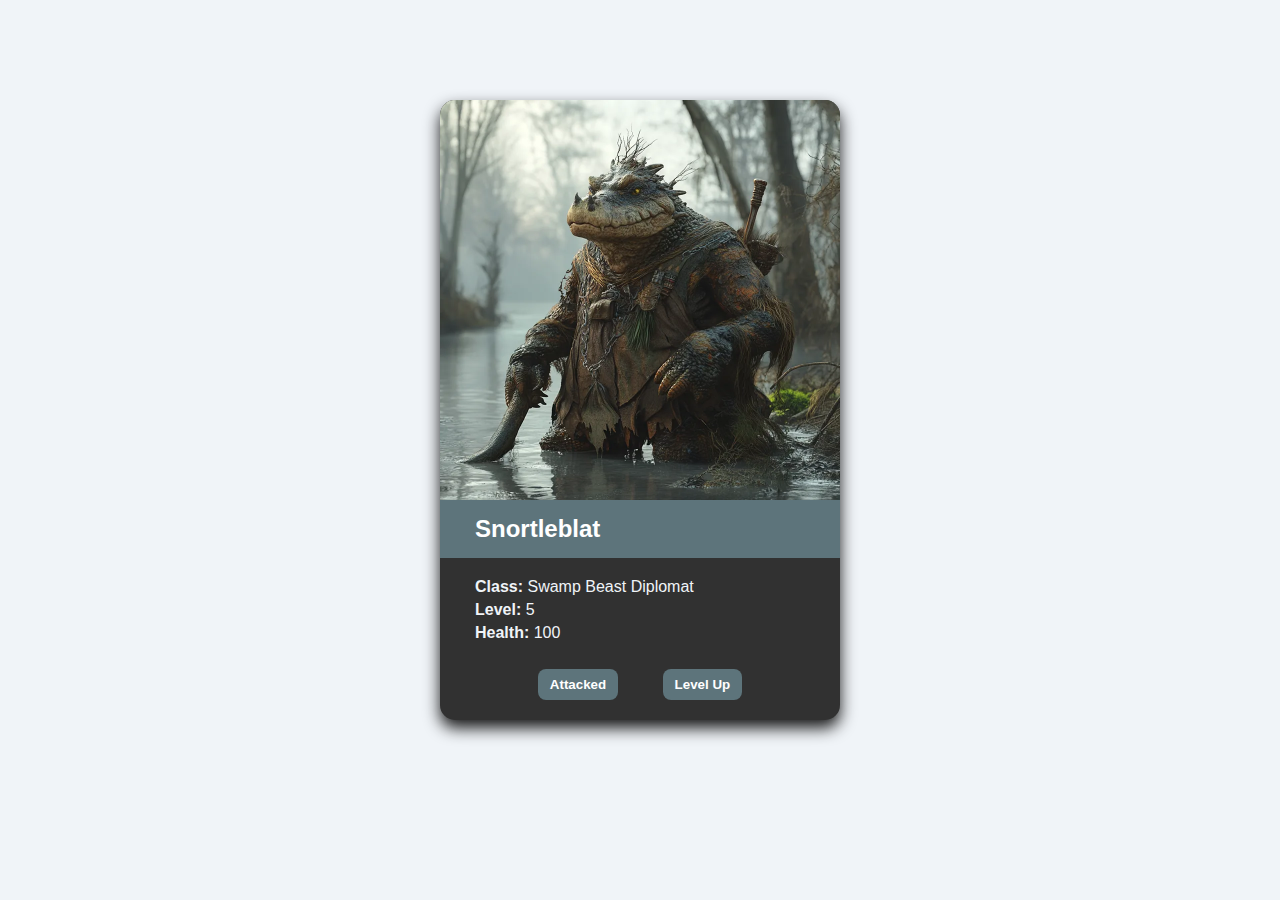
<file: charactercard/index.html>
<!DOCTYPE html>
<html lang="en">
<head>
  <meta charset="UTF-8">
  <meta name="viewport" content="width=device-width, initial-scale=1.0">
  <title>Character Card</title>
  <link rel="stylesheet" href="styles.css">
</head>
<body>
  <div class="card">
    <img class="image" src="images/snortleblat.webp" alt="Snortleblat">
    <div class="name">Snortleblat</div>
    <div class="stats">
      <p><strong>Class:</strong> Swamp Beast Diplomat</p>
      <p><strong>Level:</strong> <span id="level">5</span></p>
      <p><strong>Health:</strong> <span id="health">100</span></p>
    </div>
    <div class="buttons">
      <button onclick="attacked()">Attacked</button>
      <button onclick="levelUp()">Level Up</button>
    </div>
  </div>

  <script src="script.js"></script>
</body>
</html>
</file>
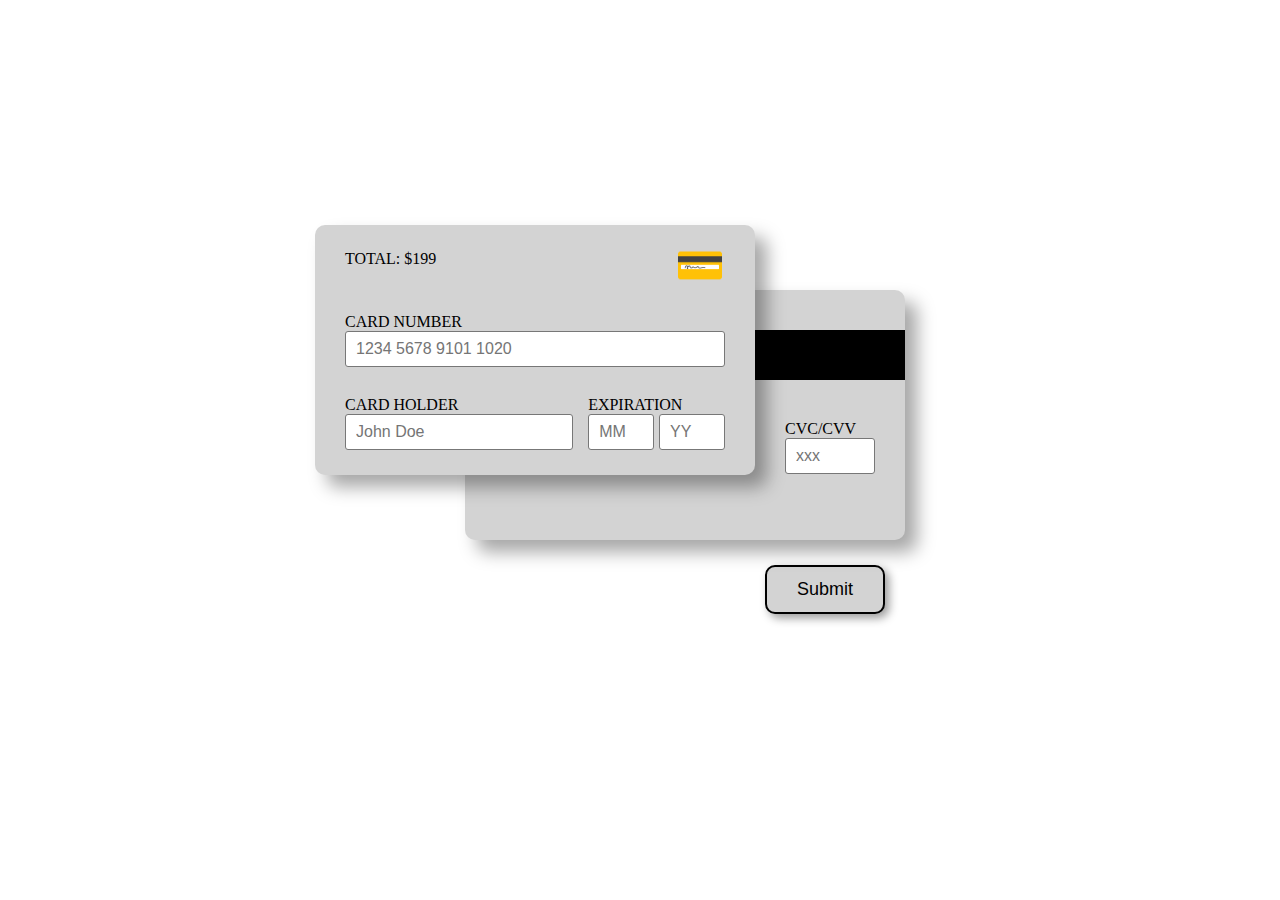
<file: creditcard/index.html>
<!DOCTYPE html>
<html lang="en">
<head>
    <meta charset="UTF-8">
    <meta name="viewport" content="width=device-width, initial-scale=1.0">
    <title>💳 Credit Card Form</title>
    <link rel="stylesheet" href="styles.css">
</head>
<body>

<form id="creditCardForm">
    <div class="card-wrapper">
        
        <div class="card card-back">
            <div class="magnetic-stripe"></div>
            <div class="cvc-group">
                <label for="cvc">CVC/CVV</label>
                <input type="text" id="cvc" name="cvc" placeholder="xxx" maxlength="3" required>
            </div>
        </div>

        <div class="card card-front">
            <div class="front-top-left">
                <span class="total">TOTAL: $199</span>
            </div>
            <div class="front-top-right">
                <span class="card-icon">💳</span>
            </div>
            
            <div class="number-group">
                <label for="cardNumber">CARD NUMBER</label>
                <input type="text" id="cardNumber" name="cardNumber" placeholder="1234 5678 9101 1020" maxlength="16" required>
            </div>

            <div class="front-bottom">
                <div class="holder-group">
                    <label for="cardName">CARD HOLDER</label>
                    <input type="text" id="cardName" name="cardName" placeholder="John Doe" required>
                </div>

                <div id="cardExpiration" class="exp-group">
                    <label id="expirationDate">EXPIRATION</label>
                    <div class="exp-inputs">
                        <input type="text" id="month" name="expMonth" placeholder="MM" aria-labelledby="expirationDate" maxlength="2" required>
                        <input type="text" id="year" name="expYear" placeholder="YY" aria-labelledby="expirationDate" maxlength="2" required>
                    </div>
                </div>
            </div>
        </div>
        
        <button type="submit" class="submit-btn">Submit</button>
        <div id="feedback" class="feedback-message"></div>
        
    </div>
</form>

<script src="script.js"></script>
</body>
</html>
</file>
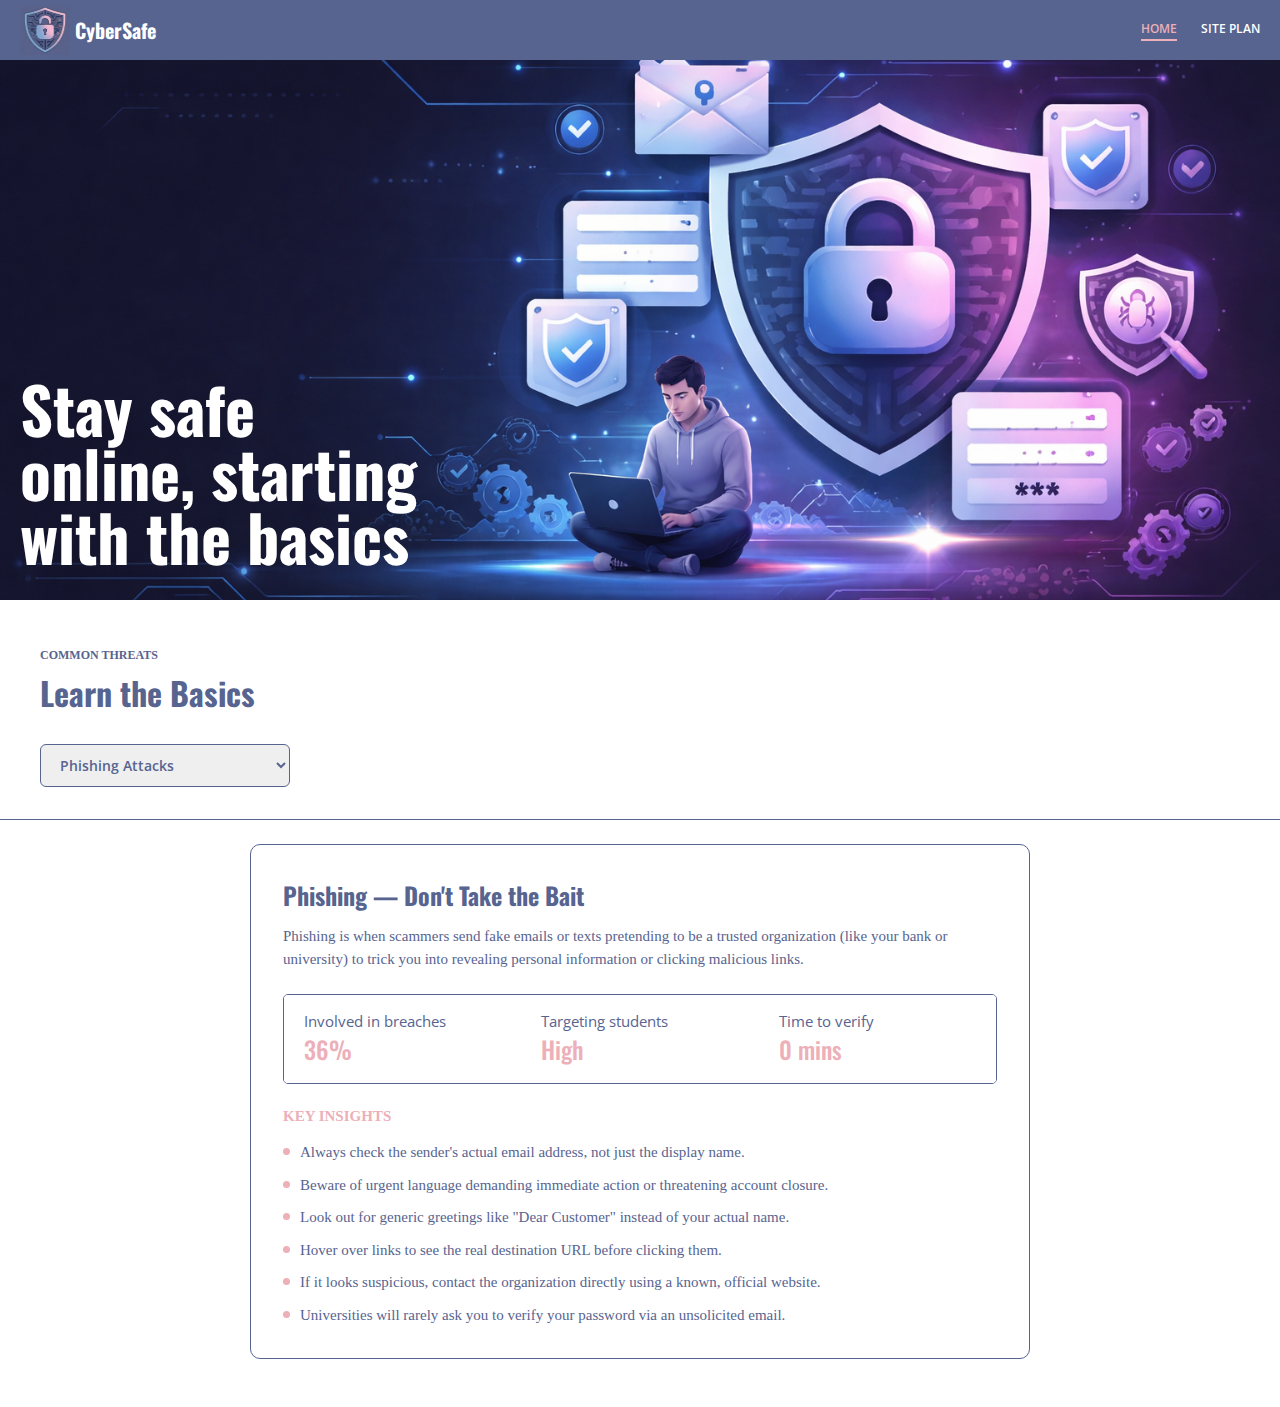
<file: cybersafe/index.html>
<!DOCTYPE html>
<html lang="en">
<head>
  <meta charset="UTF-8">
  <meta name="viewport" content="width=device-width, initial-scale=1.0">
  <title>CyberSafe</title>
  <link rel="preconnect" href="https://fonts.googleapis.com">
  <link href="https://fonts.googleapis.com/css2?family=Oswald:wght@400;500;700&family=Open+Sans:wght@300;400;600&display=swap" rel="stylesheet">
  <link rel="stylesheet" href="styles/styles.css">
</head>
<body>

<nav class="navbar">
  <a class="nav-logo">
    <img src="images/logo.jpg" alt="CyberSafe Logo Icon" class="nav-logo-icon">
    <span>CyberSafe</span>
  </a>
  <div class="nav-links">
    <a href="index.html" class="nav-link active">Home</a>
    <a href="site-plan.html" class="nav-link">Site Plan</a>
  </div>
</nav>

  <main class="main-content">
    <div class="hero">
      <img src="images/hero.png" alt="Hero Image">
      <div class="hero-content">
        <h1 class="hero-title">Stay safe<br>online, starting<br>with the basics</h1>
      </div>
    </div>

    <div class="info-header">
      <p class="section-title">Common Threats</p>
      <h2 class="section-subtitle">Learn the Basics</h2>
      <div class="select-wrap">
        <select class="topic-select" id="topicSelect" aria-label="Select a cybersecurity topic">
          <option value="phishing-attacks">Phishing Attacks</option>
          <option value="malware">Malware</option>
          <option value="password-security">Password Security</option>
          <option value="public-wifi">Public Wifi</option>
        </select>
      </div>
    </div>

    <div class="info-body">
      <div id="topicOutput"></div>
    </div>
  </main>

  <script type="module" src="script.js"></script>
</body>
</html>
</file>
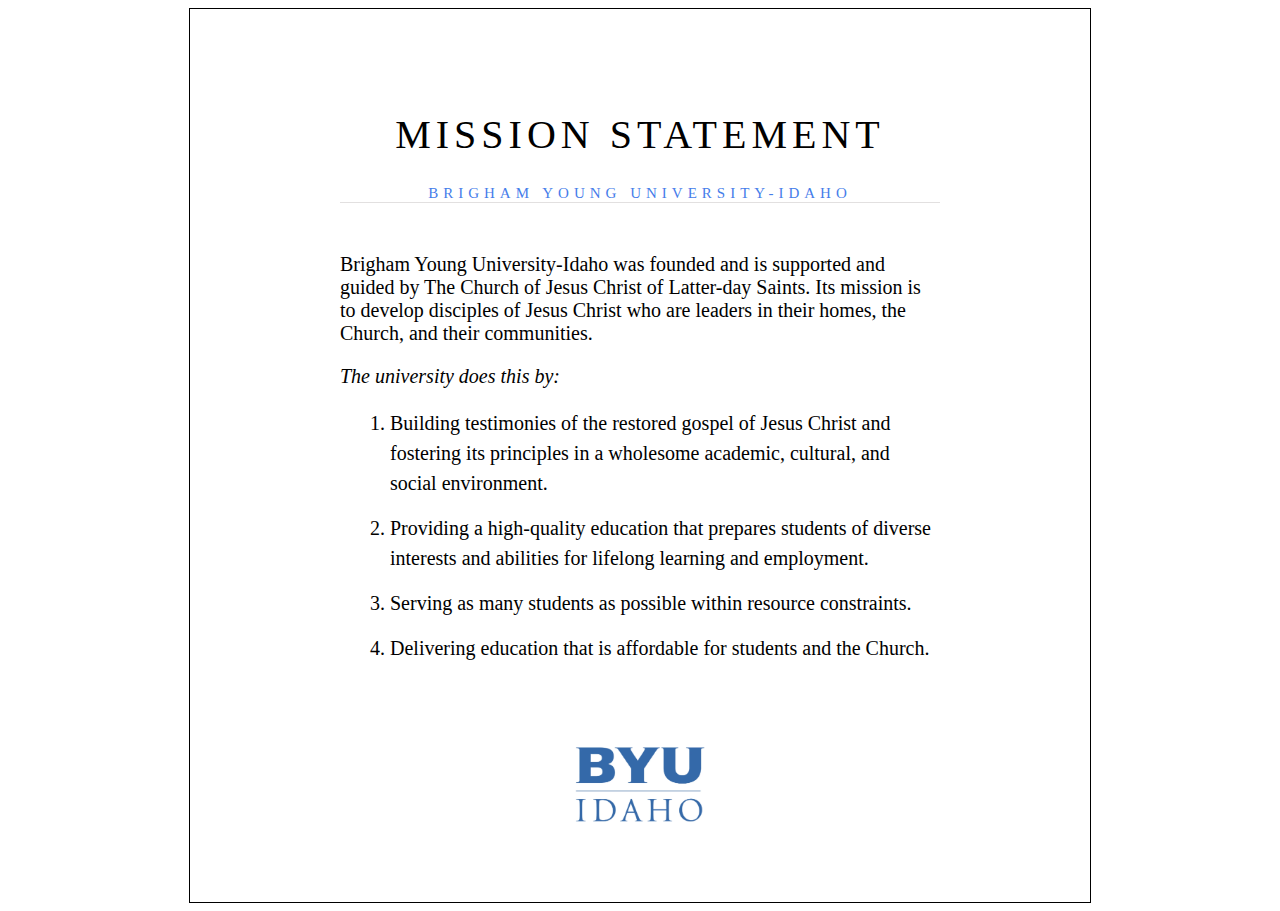
<file: mission/index.html>
<!DOCTYPE html>
<html lang="en">
	<head>
		<meta charset="UTF-8" />
		<meta name="viewport" content="width=device-width, initial-scale=1.0" />
		<title>Mission Statement - BYU-Idaho</title>
		<link rel="stylesheet" href="styles.css" />
	</head>
	<body>
		<div class="container">
			<div class="content">
				<h1>MISSION STATEMENT</h1>
				<h2>BRIGHAM YOUNG UNIVERSITY-IDAHO</h2>

				<p class="mission-intro">
					Brigham Young University-Idaho was founded and is supported
					and guided by The Church of Jesus Christ of Latter-day
					Saints. Its mission is to develop disciples of Jesus Christ
					who are leaders in their homes, the Church, and their
					communities.
				</p>

				<p class="university-does">The university does this by:</p>

				<ol class="mission-list">
					<li>
						Building testimonies of the restored gospel of Jesus
						Christ and fostering its principles in a wholesome
						academic, cultural, and social environment.
					</li>
					<li>
						Providing a high-quality education that prepares
						students of diverse interests and abilities for lifelong
						learning and employment.
					</li>
					<li>
						Serving as many students as possible within resource
						constraints.
					</li>
					<li>
						Delivering education that is affordable for students and
						the Church.
					</li>
				</ol>

				<div class="logo">
					<img src="byui-logo.png" alt="BYUI Logo" />
				</div>
			</div>
		</div>
	</body>
</html>
</file>
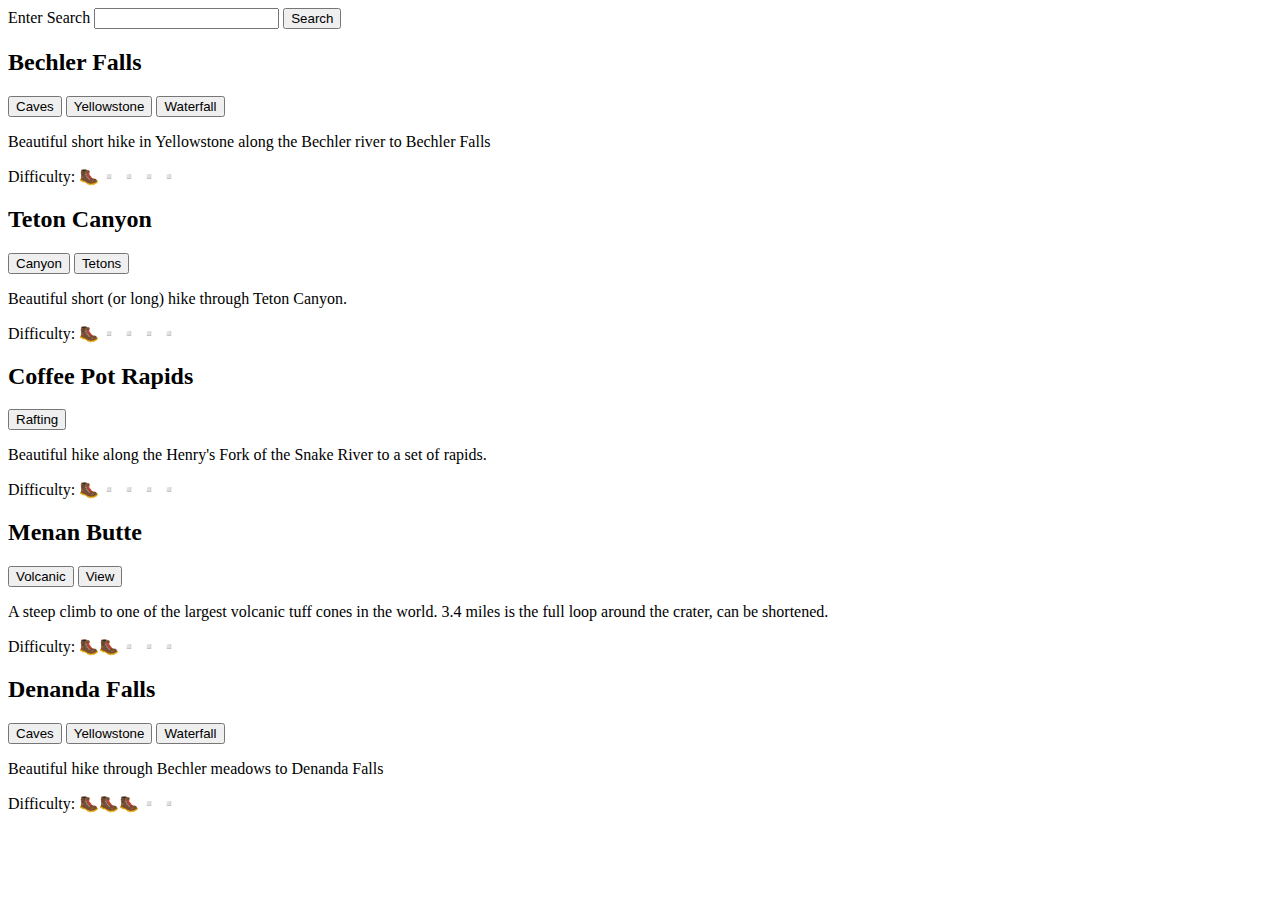
<file: ponder_wk10/index.html>
<!DOCTYPE html>
<html>
  <head>
    <title>Sorting Activities</title>
    <script defer src="script.js"></script>
  </head>
  <body>
    <label for="search">Enter Search</label>
    <input id="search" type="text">
    <button>Search</button>
    <div id="hike-container"></div>
  </body>
</html>
</file>
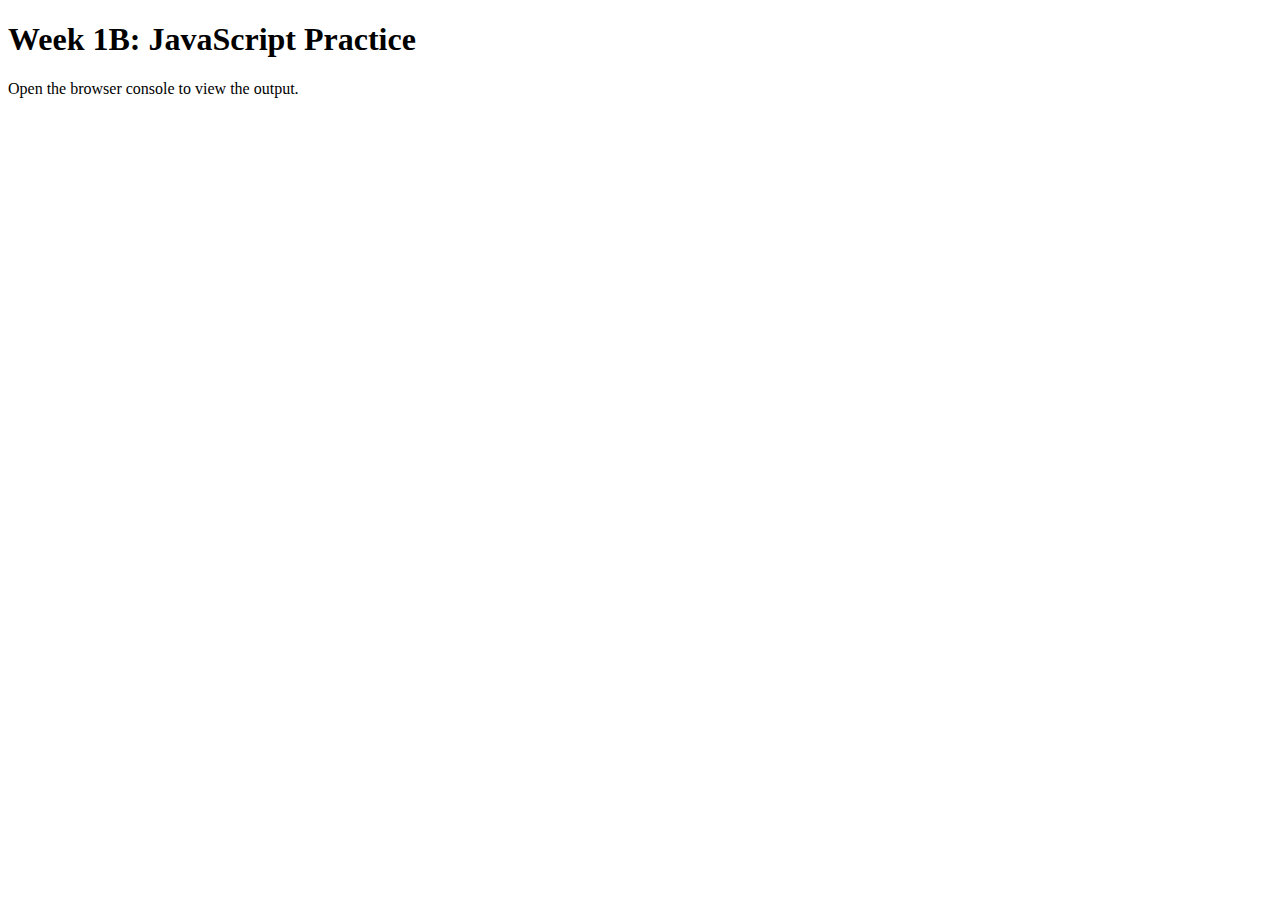
<file: ponder_wk1b/index.html>
<!DOCTYPE html>
<html lang="en">
	<head>
		<meta charset="UTF-8" />
		<meta name="viewport" content="width=device-width, initial-scale=1.0" />

		<title>Week 1B Ponder</title>

		<!-- Link to the JavaScript file -->
		<script src="main.js" defer></script>
	</head>
	<body>
		<h1>Week 1B: JavaScript Practice</h1>
		<p>Open the browser console to view the output.</p>
	</body>
</html>
</file>
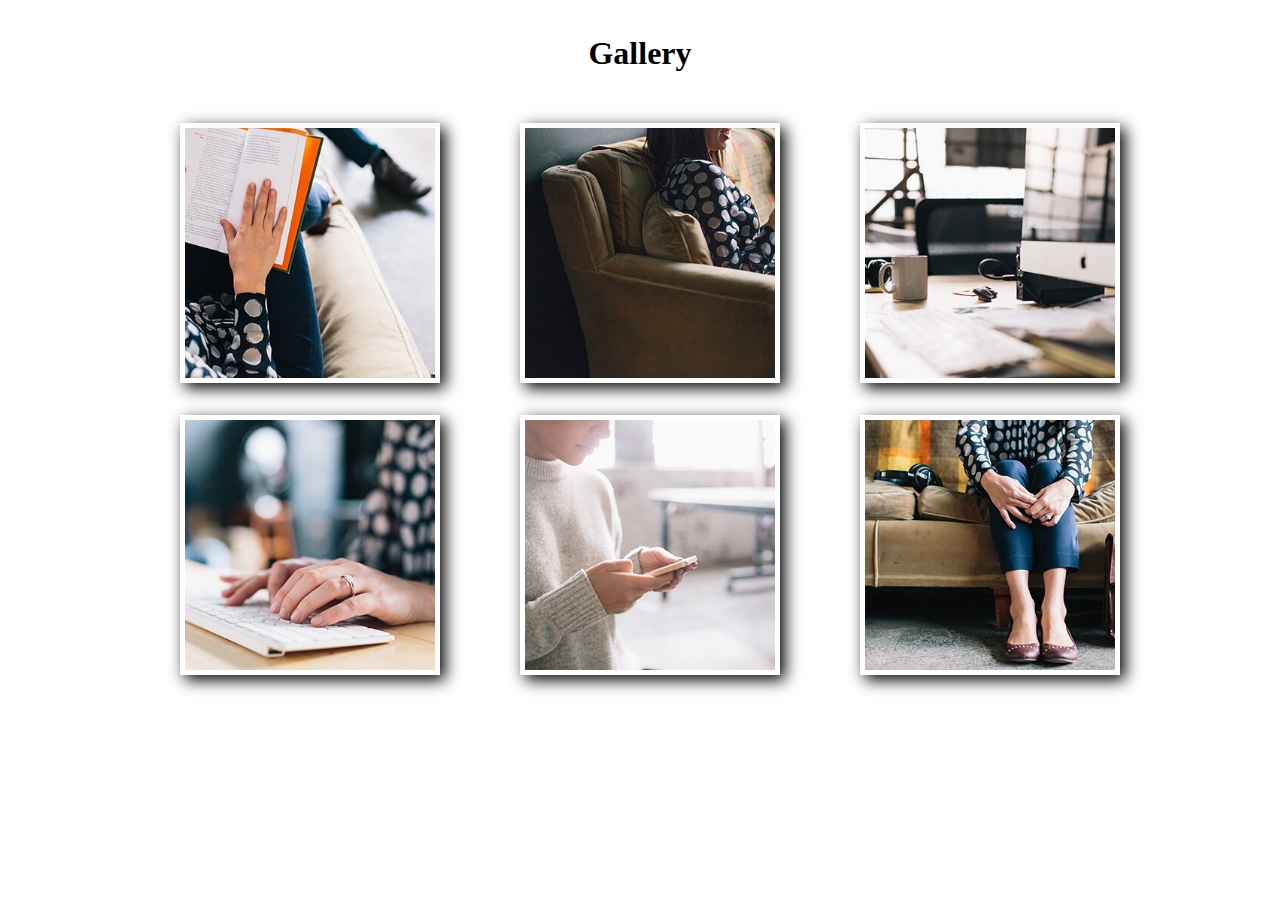
<file: ponder_wk4/index.html>
<!doctype html>
<html lang="en">
	<head>
		<meta charset="UTF-8" />
		<meta name="viewport" content="width=device-width, initial-scale=1.0" />
		<title>Document</title>
		<link rel="stylesheet" href="styles.css" />
		<script src="script.js" defer></script>
	</head>
	<body>
		<h1>Gallery</h1>
		<section class="gallery">
			<figure>
				<img src="images/book-sm.jpg" alt="person reading a book" />
			</figure>
			<figure>
				<img
					src="images/couch-sm.jpg"
					alt="person sitting on a couch with a phone" />
			</figure>
			<figure>
				<img src="images/desk-sm.jpg" alt="a work desktop" />
			</figure>
			<figure>
				<img
					src="images/keyboard-sm.jpg"
					alt="person typing on a keyboard" />
			</figure>
			<figure>
				<img
					src="images/phone-sm.jpg"
					alt="person looking at a phone" />
			</figure>
			<figure>
				<img src="images/sit-sm.jpg" alt="person sitting on a couch" />
			</figure>
		</section>
		<dialog>
			<img />
			<button class="close-viewer">X</button>
		</dialog>
	</body>
</html>
</file>
<file: charactercard/styles.css>
body {
    font-family: Palatino Linotype, sans-serif;
    background: #f0f4f8;
  }

  .card {
    background: #313131;
    border-radius: 15px;
    box-shadow: 0 8px 16px rgba(0,0,0,0.9);
    width: 400px; 
    margin: 100px auto;
  }

  .image{
    width: 400px;
    border-radius: 15px 15px 0 0;
    }

  .name {
    font-size: 1.5em;
    font-weight: bold;
    margin: -4px 0 20px 0;
    color: white;
    padding: 15px 0 15px 35px;
    background-color: #5d747b;
  }

  .stats {
    margin: 10px 15px 7px 35px;
    text-align: left;
  }

  .stats p {
    margin: 5px 0;
    color: #f0f4f8;
  }

  .buttons {
    text-align: center;
  }

  button {
    padding: 8px 12px;
    margin: 20px;
    border: none;
    border-radius: 8px;
    background-color: #5d747b;
    color: white;
    font-weight: bold;
    cursor: pointer;
    transition: background-color 0.5s ease;
  }

  button:hover {
    background-color: #58605a;
  }
</file>
<file: creditcard/styles.css>
* {
    box-sizing: border-box;
    margin: 0;
    padding: 0;
}

body {
    display: flex;
    justify-content: center;
    align-items: center;
    height: 100vh;
}

.card-wrapper {
    position: relative;
    width: 650px;
    height: 450px; 
}

.card {
    background-color: lightgrey;
    border-radius: 10px;
    width: 440px;
    height: 250px;
    box-shadow: 12px 12px 18px rgba(0, 0, 0, 0.35); 
    position: absolute;
}

input {
    font-size: 16px;
    color: #555;
    padding: 8px 10px;
    border: 1px solid #777;
    border-radius: 3px;
    outline: none;
    width: 100%;
}

.card-back {
    top: 65px;
    left: 150px;
    z-index: 1;
}

.magnetic-stripe {
    background-color: black;
    height: 50px;
    width: 100%;
    margin-top: 40px;
}

.cvc-group {
    position: absolute;
    top: 130px;
    right: 30px;
    width: 90px;
}

.card-front {
    top: 0;
    left: 0;
    z-index: 2;
    padding: 25px 30px;
    display: grid;
    grid-template-columns: 1fr 1fr;
    grid-template-rows: auto auto auto;
    align-content: space-between;
}

.front-top-left {
    grid-column: 1 / 2;
    align-self: start;
}

.front-top-right {
    grid-column: 2 / 3;
    justify-self: end;
}

.card-icon {
    font-size: 40px;
    line-height: 0.8;
}

.number-group {
    grid-column: 1 / 3;
}

.front-bottom {
    grid-column: 1 / 3;
    display: grid;
    grid-template-columns: 2fr 1.2fr;
    gap: 15px;
}

.exp-inputs {
    display: flex;
    gap: 5px;
}

.submit-btn {
    position: absolute;
    top: 340px;
    left: 450px;
    padding: 12px 30px;
    font-size: 18px;
    background-color: lightgrey;
    border: 2px solid black;
    border-radius: 10px;
    box-shadow: 4px 4px 10px rgba(0, 0, 0, 0.4);
    cursor: pointer;
    transition: transform 0.1s;
}

.submit-btn:active {
    transform: translate(2px, 2px);
    box-shadow: 2px 2px 5px rgba(0, 0, 0, 0.4);
}

.feedback-message {
    position: absolute;
    bottom: 20px;
    left: 0;
    width: 100%;
    text-align: center;
    font-weight: bold;
    font-size: 18px;
}

.error { color: red; }
.success { color: green; }
</file>
<file: cybersafe/styles/styles.css>
* {
  box-sizing: border-box;
  margin: 0;
  padding: 0;
}

.navbar {
  position: fixed;
  top: 0; left: 0; right: 0;
  z-index: 2;
  display: flex;
  justify-content: space-between;
  align-items: center;
  padding: 0 1.25rem;
  height: 60px;
  background: #576490;
}

.nav-logo {
  font-family: 'Oswald', sans-serif;
  font-size: 20px;
  font-weight: 700;
  color: white;
  text-decoration: none;
  display: flex;
  align-items: center;
  gap: 5px;
}

.nav-logo-icon {
  width: 50px;
  height: 50px;
}

.nav-links {
  display: flex;
  gap: 1.5rem;
}

.nav-link {
  font-family: 'Open Sans', sans-serif;
  font-size: 12px;
  font-weight: 600;
  text-transform: uppercase;
  color: white;
  text-decoration: none;
  padding-bottom: 2px;
  border-bottom: 2px solid transparent;
}

.nav-link.active {
  color: #EDAFB8;
  border-bottom-color: #EDAFB8;
}

.main-content {
  padding-top: 60px;
  min-height: 100vh;
}

.section-title {
  font-size: 12px;
  font-weight: 600;
  text-transform: uppercase;
  color: #576490;
  margin-bottom: 0.4rem;
}

.section-subtitle {
  font-family: 'Oswald', sans-serif;
  font-size: 2rem;
  font-weight: 700;
  color: #576490;
  margin-bottom: 1.75rem;
}

.hero {
  position: relative;
  height: 60vh;
  min-height: 300px;
  display: flex;
  align-items: flex-end;
  padding: 2rem 1.25rem;
}

.hero img {
  position: absolute;
  top: 0;
  left: 0;
  width: 100%;
  height: 100%;
  object-fit: cover;
  z-index: 0;
}

.hero-content {
  position: relative;
  z-index: 1;
  max-width: 580px;
}

.hero-title {
  font-family: 'Oswald', sans-serif;
  font-size: 4rem;
  font-weight: 700;
  line-height: 1;
  color: white;
}

.info-header {
  border-bottom: 1px solid #576490;
  padding: 2rem 1.25rem 1.5rem;
}

.select-wrap {
  position: relative;
  display: block;
  width: 100%;
}

.topic-select {
  width: 100%;
  padding: 10px 40px 10px 15px;
  font-size: 14px;
  font-family: 'Open Sans', sans-serif;
  font-weight: 600;
  color: #576490;
  border: 1.5px solid #576490;
  border-radius: 6px;
}

.info-body {
  max-width: 820px;
  margin: 0 auto;
  padding: 1.5rem 1.25rem 3rem;
}

.info-card {
  border: 1px solid #576490;
  border-radius: 10px;
}

.info-card-inner {
  padding: 1.5rem 1.25rem;
}

.info-card-title {
  font-family: 'Oswald', sans-serif;
  font-size: 1.5rem;
  font-weight: 700;
  color: #576490;
  margin-bottom: 0.75rem;
}

.info-card-desc {
  font-size: 15px;
  line-height: 1.5;
  color: #576490;
  margin-bottom: 1.5rem;
}

.info-stats {
  display: grid;
  grid-template-columns: 1fr;
  border: 1px solid #576490;
  border-radius: 5px;
  overflow: hidden;
  margin-bottom: 1.5rem;
}

.stat-cell {
  background: white;
  padding: 1rem 1.25rem;
  display: flex;
  justify-content: space-between;
  align-items: center;
}

.stat-label {
  font-size: 15px;
  font-family: 'Open Sans', sans-serif;
  color: #576490;
}

.stat-val {
  font-family: 'Oswald', sans-serif;
  font-size: 1.5rem;
  font-weight: 500;
  color: #EDAFB8;
}

.insights-heading {
  font-size: 15px;
  font-weight: 600;
  text-transform: uppercase;
  color: #EDAFB8;
  margin-bottom: 1rem;
}

.info-list {
  list-style: none;
  display: flex;
  flex-direction: column;
  gap: 10px;
}

.info-list li {
  display: flex;
  gap: 10px;
  align-items: flex-start;
  font-size: 15px;
  line-height: 1.5;
  color: #576490;
}

.info-list li::before {
  content: '';
  display: block;
  width: 7px;
  height: 7px;
  border-radius: 50%;
  background: #EDAFB8;
  margin-top: 7px;
}

@media (min-width: 600px) {
  
  .info-header {
    padding: 3rem 2.5rem 2rem;
  }

  .select-wrap {
    display: inline-block;
    width: auto;
  }

  .topic-select {
    min-width: 250px;
  }

  .info-card-inner {
    padding: 2rem 2rem;
  }

  .info-stats {
    grid-template-columns: repeat(3, 1fr);
  }

  .stat-cell {
    display: block;
  }

}
</file>
<file: mission/styles.css>
.container {
	max-width: 600px;
	margin: 0 auto;
	background-color: white;
	border: 1px solid #000;
	padding: 75px 150px;
}

.content {
	text-align: center;
}

h1 {
	font-size: 40px;
	font-weight: normal;
	letter-spacing: 5px;
	color: #000;
}

h2 {
	font-size: 15px;
	font-weight: normal;
	letter-spacing: 5px;
	color: #467dea;
	margin-bottom: 50px;
	border-bottom: 1px solid #e2e0e0;
}

p {
	text-align: left;
	font-size: 20px;
	color: #000;
	margin-bottom: 20px;
}

.university-does {
	font-style: italic;
}

.mission-list {
	text-align: left;
	margin-left: 10px;
}

.mission-list li {
	line-height: 1.5;
	font-size: 20px;
	margin-bottom: 15px;
	color: #000;
}

.logo {
	margin-top: 80px;
	text-align: center;
}

.logo img {
	max-width: 150px;
	height: auto;
	display: block;
	margin: 0 auto;
}
</file>
<file: ponder_wk4/styles.css>
h1 {
	text-align: center;
	margin: 35px 0;
}
.gallery {
	max-width: 1000px;
	margin: 0 auto;
}
figure img {
	width: 250px;
	height: 250px;
	object-fit: cover;
	padding: 5px;
	background-color: white;
	box-shadow: 5px 5px 15px black;
	display: block;
	margin: 0 auto;
}
/* modal */

dialog img {
	width: 90%;
	display: block;
	margin: 20vh auto;
}
dialog {
	width: 100%;
	height: 100%;
	background-color: rgba(0, 0, 0, 0.75);
}
.close-viewer {
	position: absolute;
	top: 10vh;
	right: 2vh;
	padding: 3px 6px;
	font-size: 1.5em;
}

@media screen and (min-width: 700px) {
	.gallery {
		display: grid;
		grid-template-columns: 1fr 1fr;
	}
}
@media screen and (min-width: 1000px) {
	.gallery {
		grid-template-columns: 1fr 1fr 1fr;
	}
	dialog img {
		width: 60%;
		margin: 15vh auto;
	}
	.close-viewer {
		position: absolute;
		right: 15vh;
	}
	.viewer {
		margin: 50px;
		padding: 50px;
	}
	.viewer img {
		max-width: 800px;
	}
}
</file>
